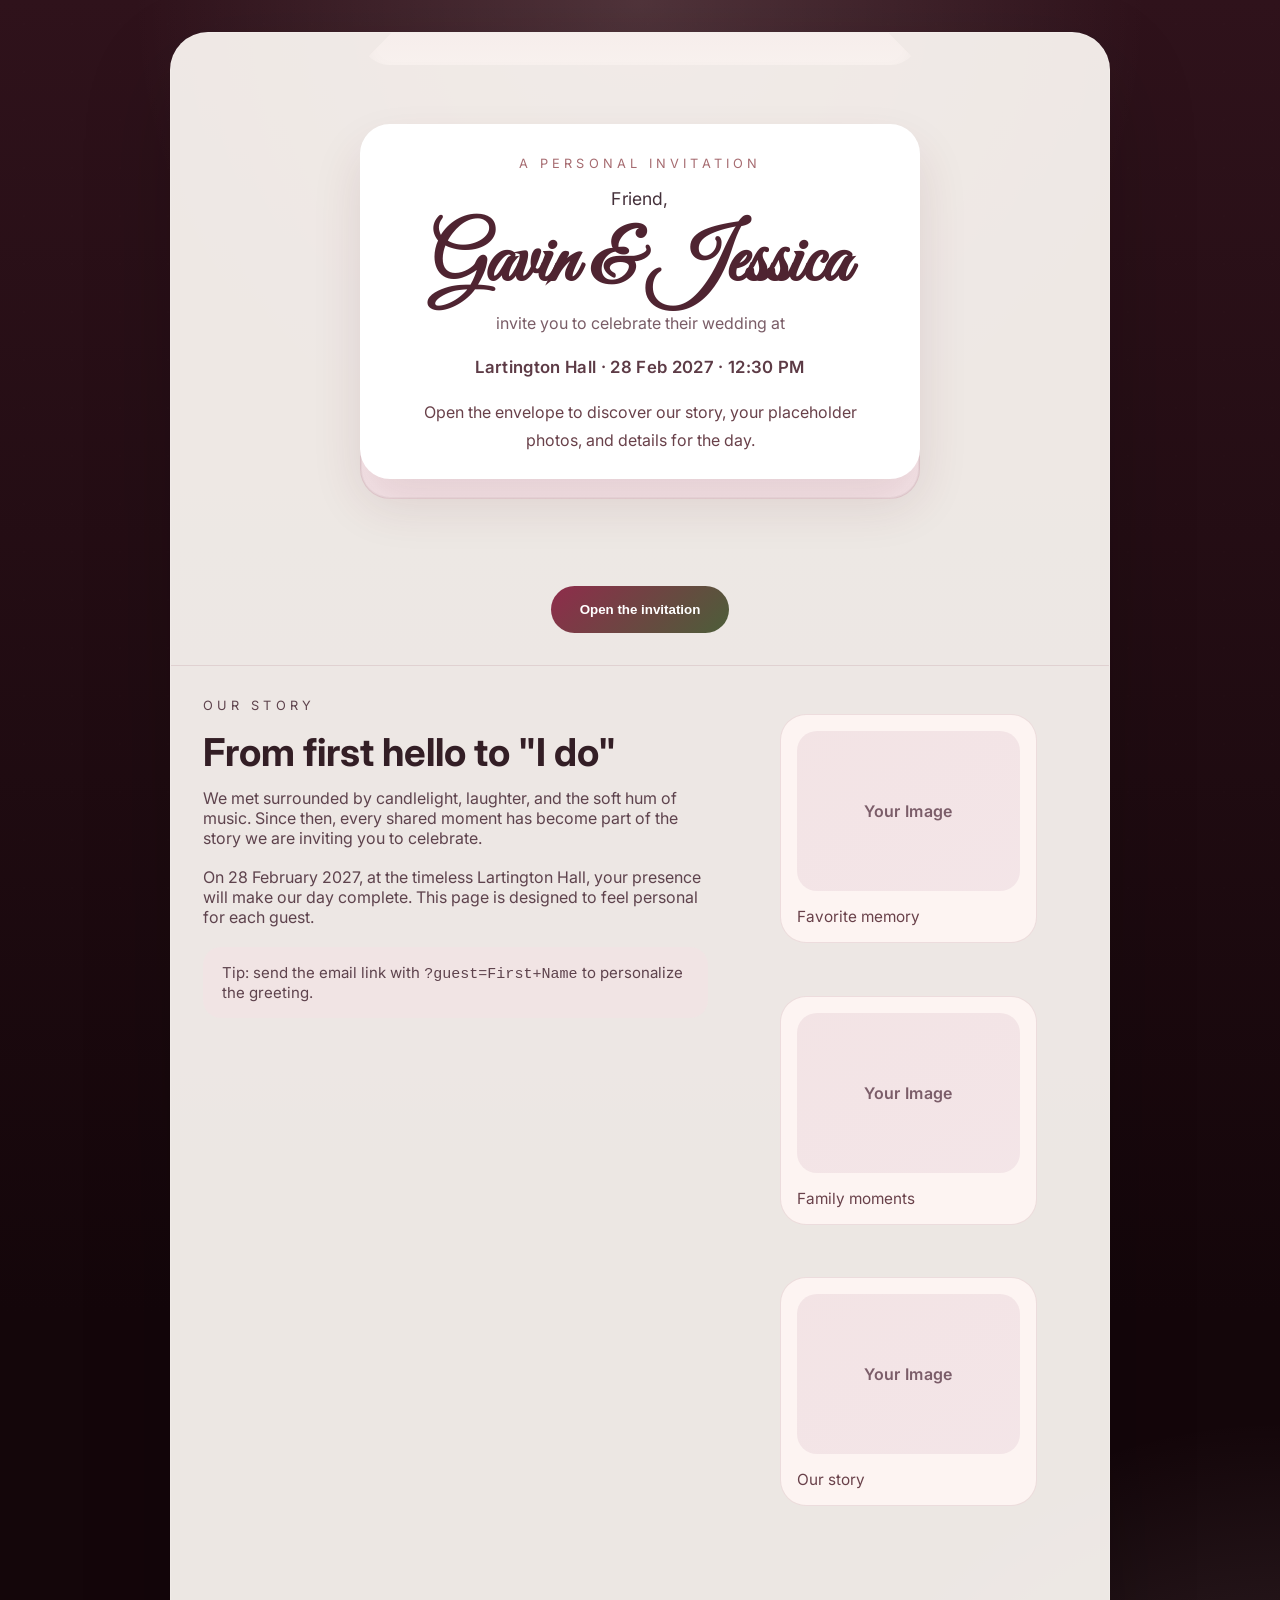
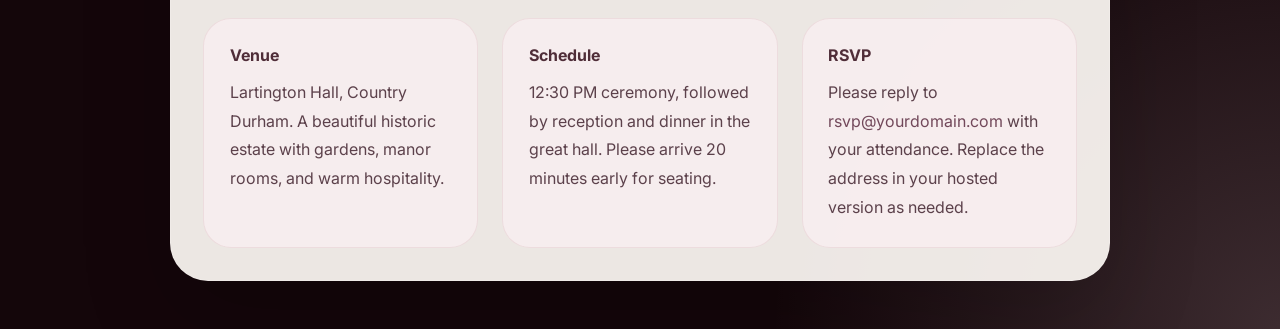
<file: index.html>
<!DOCTYPE html>
<html lang="en">
<head>
  <meta charset="UTF-8" />
  <meta name="viewport" content="width=device-width, initial-scale=1.0" />
  <meta name="theme-color" content="#2f121b" />
  <title>Gavin & Jessica | Wedding Invitation</title>
  <link rel="preconnect" href="https://fonts.googleapis.com" />
  <link rel="preconnect" href="https://fonts.gstatic.com" crossorigin />
  <link href="https://fonts.googleapis.com/css2?family=Great+Vibes&family=Inter:wght@400;500;600;700&display=swap" rel="stylesheet" />
  <link rel="stylesheet" href="styles.css" />
</head>
<body>
  <div class="page-shell">
    <main class="card">
      <section class="hero-panel">
        <div class="envelope-shell">
          <div class="envelope closed" id="envelope">
            <div class="envelope-flap"></div>
            <div class="envelope-body"></div>
            <div class="letter">
              <p class="eyebrow">A personal invitation</p>
              <p class="greeting"><span id="guestName">Dear Friend</span>,</p>
              <h1>Gavin & Jessica</h1>
              <p class="event">invite you to celebrate their wedding at</p>
              <p class="details">Lartington Hall · 28 Feb 2027 · 12:30 PM</p>
              <p class="note">Open the envelope to discover our story, your placeholder photos, and details for the day.</p>
            </div>
          </div>
        </div>
        <button class="secondary-button" id="openButton" type="button">Open the invitation</button>
      </section>

      <section class="section story-panel">
        <div class="text-block">
          <p class="eyebrow">Our story</p>
          <h2>From first hello to "I do"</h2>
          <p>We met surrounded by candlelight, laughter, and the soft hum of music. Since then, every shared moment has become part of the story we are inviting you to celebrate.</p>
          <p>On 28 February 2027, at the timeless Lartington Hall, your presence will make our day complete. This page is designed to feel personal for each guest.</p>
          <p class="hint">Tip: send the email link with <code>?guest=First+Name</code> to personalize the greeting.</p>
        </div>
        <div class="photo-grid">
          <figure class="photo-card">
            <div class="photo-placeholder">Your Image</div>
            <figcaption>Favorite memory</figcaption>
          </figure>
          <figure class="photo-card">
            <div class="photo-placeholder">Your Image</div>
            <figcaption>Family moments</figcaption>
          </figure>
          <figure class="photo-card">
            <div class="photo-placeholder">Your Image</div>
            <figcaption>Our story</figcaption>
          </figure>
        </div>
      </section>

      <section class="section details-grid">
        <article>
          <h3>Venue</h3>
          <p>Lartington Hall, Country Durham. A beautiful historic estate with gardens, manor rooms, and warm hospitality.</p>
        </article>
        <article>
          <h3>Schedule</h3>
          <p>12:30 PM ceremony, followed by reception and dinner in the great hall. Please arrive 20 minutes early for seating.</p>
        </article>
        <article>
          <h3>RSVP</h3>
          <p>Please reply to <a href="mailto:rsvp@yourdomain.com">rsvp@yourdomain.com</a> with your attendance. Replace the address in your hosted version as needed.</p>
        </article>
      </section>
    </main>
  </div>

  <script src="script.js"></script>
</body>
</html>
</file>
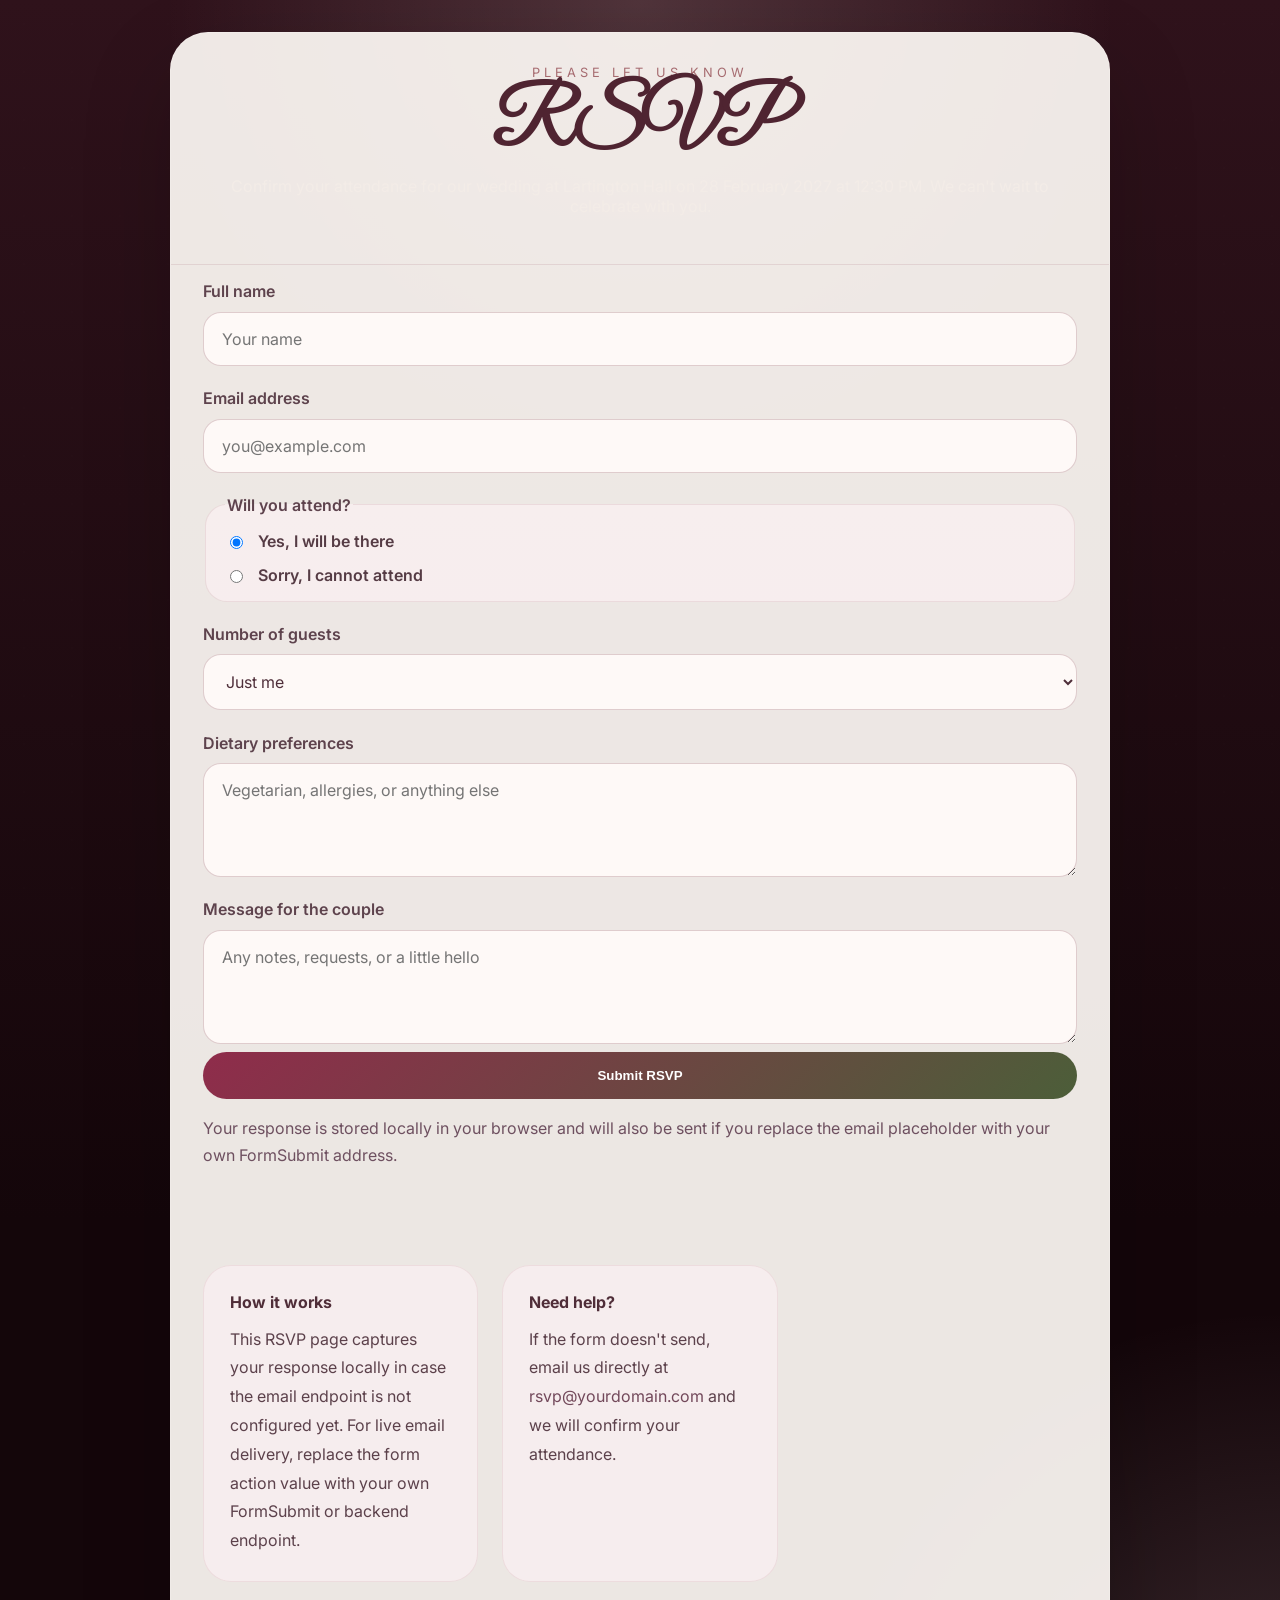
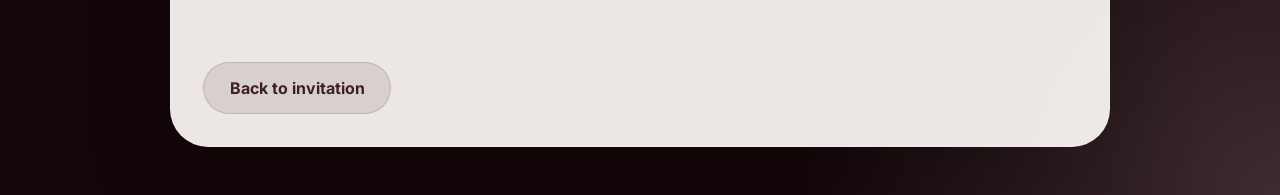
<file: rsvp.html>
<!DOCTYPE html>
<html lang="en">
<head>
  <meta charset="UTF-8" />
  <meta name="viewport" content="width=device-width, initial-scale=1.0" />
  <meta name="theme-color" content="#2f121b" />
  <title>Gavin & Jessica | RSVP</title>
  <link rel="preconnect" href="https://fonts.googleapis.com" />
  <link rel="preconnect" href="https://fonts.gstatic.com" crossorigin />
  <link href="https://fonts.googleapis.com/css2?family=Great+Vibes&family=Inter:wght@400;500;600;700&display=swap" rel="stylesheet" />
  <link rel="stylesheet" href="styles.css" />
</head>
<body>
  <div class="page-shell">
    <main class="card">
      <section class="hero-panel">
        <p class="eyebrow">Please let us know</p>
        <h1>RSVP</h1>
        <p class="intro">Confirm your attendance for our wedding at Lartington Hall on 28 February 2027 at 12:30 PM. We can't wait to celebrate with you.</p>
      </section>

      <section class="form-panel">
        <form id="rsvpForm" action="https://formsubmit.co/your-email@example.com" method="POST">
          <div class="form-grid">
            <div class="field-group">
              <label for="fullName">Full name</label>
              <input class="form-field" id="fullName" name="fullName" type="text" required placeholder="Your name" />
            </div>

            <div class="field-group">
              <label for="email">Email address</label>
              <input class="form-field" id="email" name="email" type="email" required placeholder="you@example.com" />
            </div>

            <fieldset class="field-group radio-group">
              <legend>Will you attend?</legend>
              <label><input type="radio" name="attending" value="Yes" checked /> Yes, I will be there</label>
              <label><input type="radio" name="attending" value="No" /> Sorry, I cannot attend</label>
            </fieldset>

            <div class="field-group">
              <label for="guests">Number of guests</label>
              <select class="form-field" id="guests" name="guests">
                <option value="1">Just me</option>
                <option value="2">Me + 1</option>
                <option value="3">Me + 2</option>
                <option value="4">Me + 3</option>
              </select>
            </div>

            <div class="field-group full-width">
              <label for="dietary">Dietary preferences</label>
              <textarea class="form-field" id="dietary" name="dietary" rows="4" placeholder="Vegetarian, allergies, or anything else"></textarea>
            </div>

            <div class="field-group full-width">
              <label for="message">Message for the couple</label>
              <textarea class="form-field" id="message" name="message" rows="4" placeholder="Any notes, requests, or a little hello"></textarea>
            </div>
          </div>

          <input type="hidden" name="_captcha" value="false" />
          <input type="hidden" name="_next" value="https://your-domain.com/rsvp.html" />

          <div class="form-footer">
            <button class="secondary-button" type="submit">Submit RSVP</button>
            <div class="form-note">Your response is stored locally in your browser and will also be sent if you replace the email placeholder with your own FormSubmit address.</div>
          </div>
        </form>

        <div class="success-toast" id="successMessage" hidden>
          <strong>Thank you.</strong> Your RSVP has been recorded.
        </div>
      </section>

      <section class="details-grid">
        <article>
          <h3>How it works</h3>
          <p>This RSVP page captures your response locally in case the email endpoint is not configured yet. For live email delivery, replace the form action value with your own FormSubmit or backend endpoint.</p>
        </article>
        <article>
          <h3>Need help?</h3>
          <p>If the form doesn't send, email us directly at <a href="mailto:rsvp@yourdomain.com">rsvp@yourdomain.com</a> and we will confirm your attendance.</p>
        </article>
      </section>

      <section class="section">
        <a class="tertiary-button" href="index.html">Back to invitation</a>
      </section>
    </main>
  </div>

  <script src="script.js"></script>
</body>
</html>
</file>
<file: styles.css>
:root {
  color-scheme: light;
  font-family: Inter, system-ui, -apple-system, BlinkMacSystemFont, "Segoe UI", sans-serif;
  background: radial-gradient(circle at top, rgba(255, 229, 225, 0.16), transparent 25%),
    radial-gradient(circle at bottom right, rgba(245, 214, 221, 0.18), transparent 22%),
    linear-gradient(180deg, #2f121b 0%, #14060a 68%);
  color: #f3ece7;
}

* {
  box-sizing: border-box;
}

body {
  margin: 0;
  min-height: 100vh;
  overflow-x: hidden;
  background-attachment: fixed;
}

body::before {
  content: "";
  position: fixed;
  inset: 0;
  background-image: radial-gradient(rgba(255, 255, 255, 0.05) 1px, transparent 1px);
  background-size: 48px 48px;
  opacity: 0.18;
  pointer-events: none;
}

.page-shell {
  display: flex;
  justify-content: center;
  padding: 2rem 1rem 3rem;
}

.card {
  width: min(100%, 940px);
  overflow: hidden;
  border-radius: 38px;
  background: rgba(255, 251, 247, 0.92);
  border: 1px solid rgba(255, 255, 255, 0.18);
  box-shadow: 0 36px 90px rgba(0, 0, 0, 0.18);
}

.card > * {
  padding: 2rem;
}

.hero-panel {
  text-align: center;
}

.envelope-shell {
  display: flex;
  justify-content: center;
  perspective: 1400px;
  margin-bottom: 1.75rem;
}

.envelope {
  position: relative;
  width: min(560px, 100%);
  aspect-ratio: 1 / 0.88;
  border-radius: 30px;
  transform-style: preserve-3d;
  transform: translateZ(0);
}

.envelope-flap,
.envelope-body,
.letter {
  position: absolute;
  left: 0;
  width: 100%;
  border-radius: 30px;
}

.envelope-flap {
  top: 0;
  height: 58%;
  background: linear-gradient(180deg, #f8f1ee 0%, #e7d1d7 100%);
  clip-path: polygon(0 0, 100% 0, 50% 100%);
  transform-origin: top center;
  transform: rotateX(0deg);
  transition: transform 0.75s cubic-bezier(0.2, 0.8, 0.2, 1);
  box-shadow: inset 0 -12px 20px rgba(0, 0, 0, 0.06);
}

.envelope-body {
  top: 18%;
  height: 70%;
  background: linear-gradient(180deg, #fdeef0 0%, #f7e7ea 100%);
  border: 1px solid rgba(81, 26, 36, 0.12);
  box-shadow: inset 0 0 0 1px rgba(32, 10, 15, 0.04);
}

.letter {
  top: 12%;
  height: 72%;
  padding: 2rem 2.2rem;
  background: #ffffff;
  transform: translate3d(0, 18%, 0);
  opacity: 0;
  transition: transform 0.75s ease 0.15s, opacity 0.75s ease 0.15s;
  box-shadow: 0 26px 50px rgba(102, 30, 48, 0.12);
}

.envelope.open .envelope-flap {
  transform: rotateX(-180deg);
}

.envelope.open .letter {
  transform: translate3d(0, 0, 0);
  opacity: 1;
}

.eyebrow {
  margin: 0 0 0.8rem;
  text-transform: uppercase;
  letter-spacing: 0.32em;
  color: #a66b70;
  font-size: 0.8rem;
}

.greeting,
.event,
.details,
.note {
  margin: 0 0 1rem;
  line-height: 1.75;
  color: #44303a;
}

.greeting {
  font-size: 1.1rem;
  letter-spacing: 0.01em;
}

h1 {
  margin: 0 0 0.65rem;
  font-family: 'Great Vibes', cursive;
  font-size: clamp(3rem, 6vw, 4.8rem);
  line-height: 0.88;
  color: #4f2431;
}

.event {
  font-size: 1rem;
  color: #7a5d67;
}

.details {
  font-size: 1.05rem;
  font-weight: 600;
  letter-spacing: 0.02em;
  color: #5d3b46;
}

.note {
  color: #69414a;
}

.secondary-button {
  border: none;
  padding: 1rem 1.8rem;
  border-radius: 999px;
  background: linear-gradient(135deg, #8f2c4b, #4c5e39);
  color: #fff;
  font-weight: 700;
  cursor: pointer;
  transition: transform 180ms ease, box-shadow 180ms ease;
}

.secondary-button:hover,
.secondary-button:focus-visible {
  transform: translateY(-2px);
  box-shadow: 0 18px 38px rgba(72, 93, 58, 0.24);
}

.tertiary-button {
  display: inline-flex;
  margin-top: 1rem;
  padding: 0.95rem 1.6rem;
  border-radius: 999px;
  background: rgba(79, 42, 53, 0.12);
  border: 1px solid rgba(117, 81, 95, 0.22);
  color: #3f1f2a;
  font-weight: 700;
  text-decoration: none;
  transition: transform 180ms ease, background 180ms ease;
}

.tertiary-button:hover,
.tertiary-button:focus-visible {
  transform: translateY(-2px);
  background: rgba(79, 42, 53, 0.18);
}

.form-panel {
  display: grid;
  gap: 1.75rem;
  padding-top: 1rem;
  border-top: 1px solid rgba(165, 111, 120, 0.18);
}

.form-grid {
  display: grid;
  gap: 1.4rem;
}

.field-group {
  display: grid;
  gap: 0.65rem;
}

.field-group.full-width {
  grid-column: 1 / -1;
}

.field-group label,
fieldset legend {
  font-weight: 600;
  color: #5e434d;
}

.form-field {
  width: 100%;
  border: 1px solid rgba(156, 109, 119, 0.32);
  border-radius: 18px;
  background: rgba(255, 250, 248, 0.94);
  color: #4f2f3a;
  padding: 1rem 1.1rem;
  font: inherit;
}

.form-field:focus {
  outline: 2px solid rgba(143, 44, 75, 0.35);
  outline-offset: 2px;
}

.radio-group {
  gap: 0.85rem;
  padding: 1rem 1.2rem;
  background: rgba(248, 238, 239, 0.92);
  border: 1px solid rgba(165, 102, 110, 0.14);
  border-radius: 22px;
}

.radio-group label {
  display: flex;
  align-items: center;
  gap: 0.75rem;
  color: #553b44;
}

.form-footer {
  display: grid;
  gap: 1rem;
  margin-top: 0.5rem;
}

.form-note {
  color: #6e5060;
  line-height: 1.7;
}

.success-toast {
  margin-top: 1.5rem;
  padding: 1.25rem 1.4rem;
  border-radius: 24px;
  background: #f7ebec;
  border: 1px solid rgba(172, 120, 135, 0.32);
  color: #5a343f;
}

.details-grid article a {
  color: #72485a;
}

.story-panel {
  display: grid;
  grid-template-columns: 1.2fr 0.8fr;
  gap: 2rem;
  border-top: 1px solid rgba(165, 111, 120, 0.18);
  padding-top: 2rem;
}

.text-block h2 {
  margin: 0 0 1rem;
  font-size: clamp(2rem, 3vw, 2.6rem);
  line-height: 1.05;
  color: #331e25;
}

.text-block p {
  margin: 0 0 1.2rem;
  color: #5e434d;
}

.hint {
  font-size: 0.94rem;
  color: #6a4f5a;
  background: rgba(243, 228, 229, 0.72);
  padding: 1rem 1.2rem;
  border-radius: 18px;
}

.code {
  font-family: ui-monospace, SFMono-Regular, Consolas, "Liberation Mono", Menlo, monospace;
}

.photo-grid {
  display: grid;
  grid-template-columns: repeat(1, minmax(0, 1fr));
  gap: 1.3rem;
}

.photo-card {
  padding: 1rem;
  background: rgba(255, 246, 244, 0.88);
  border: 1px solid rgba(158, 112, 120, 0.18);
  border-radius: 26px;
}

.photo-placeholder {
  min-height: 160px;
  display: grid;
  place-items: center;
  background: linear-gradient(150deg, rgba(190, 142, 161, 0.16), rgba(219, 190, 204, 0.28));
  border-radius: 20px;
  color: #7b5d69;
  font-weight: 600;
  letter-spacing: 0.02em;
}

.photo-card figcaption {
  margin-top: 1rem;
  color: #69414a;
  font-size: 0.96rem;
}

.details-grid {
  display: grid;
  grid-template-columns: repeat(3, minmax(0, 1fr));
  gap: 1.5rem;
  margin-top: 2rem;
}

.details-grid article {
  background: rgba(248, 238, 239, 0.9);
  padding: 1.6rem;
  border-radius: 28px;
  border: 1px solid rgba(165, 102, 110, 0.12);
}

.details-grid h3 {
  margin: 0 0 0.8rem;
  font-size: 1rem;
  color: #4f2d38;
}

.details-grid p,
.details-grid a {
  margin: 0;
  line-height: 1.8;
  color: #5c414b;
  text-decoration: none;
}

.details-grid a:hover,
.details-grid a:focus-visible {
  color: #7a3d57;
}

@media (max-width: 900px) {
  .story-panel {
    grid-template-columns: 1fr;
  }

  .details-grid {
    grid-template-columns: 1fr;
  }
}

@media (max-width: 640px) {
  .card {
    width: 100%;
    border-radius: 24px;
  }

  .card > * {
    padding: 1.5rem;
  }

  .text-block h2 {
    font-size: 2rem;
  }

  .photo-placeholder {
    min-height: 140px;
  }
}
</file>
